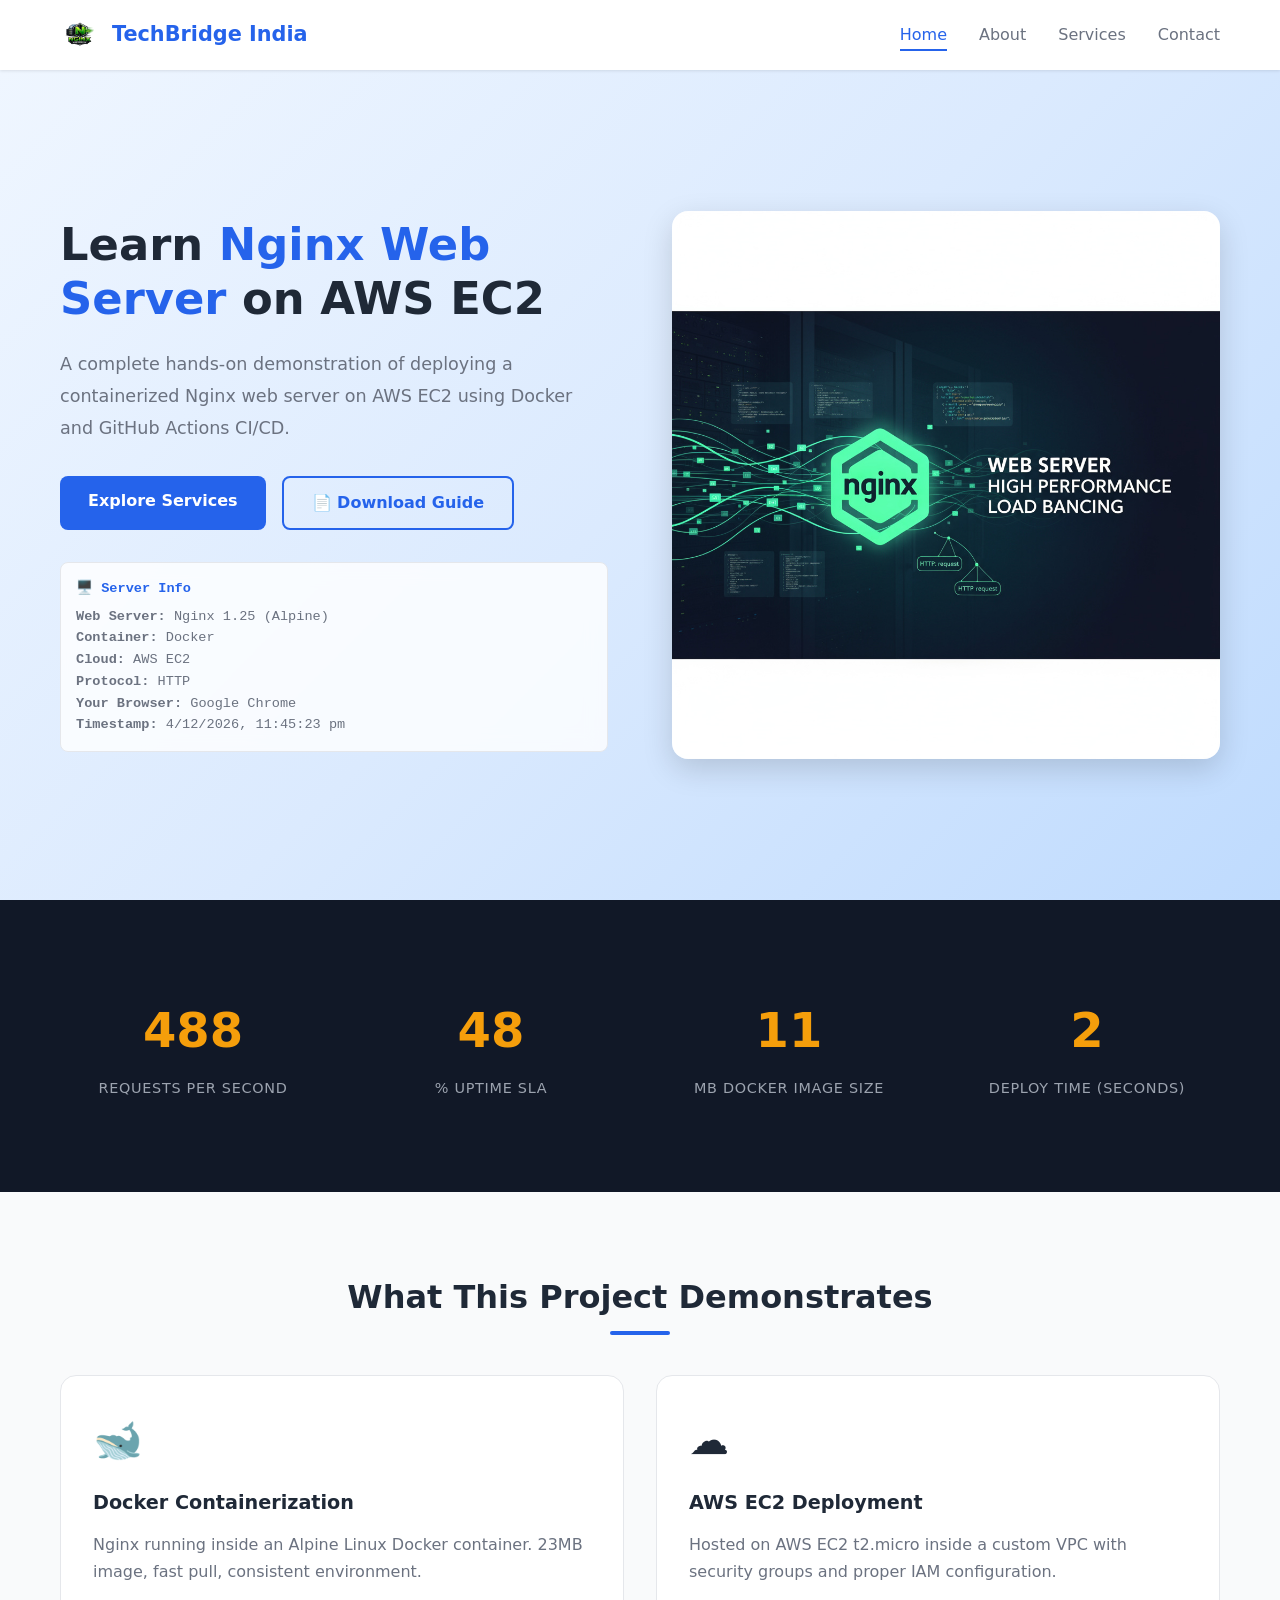
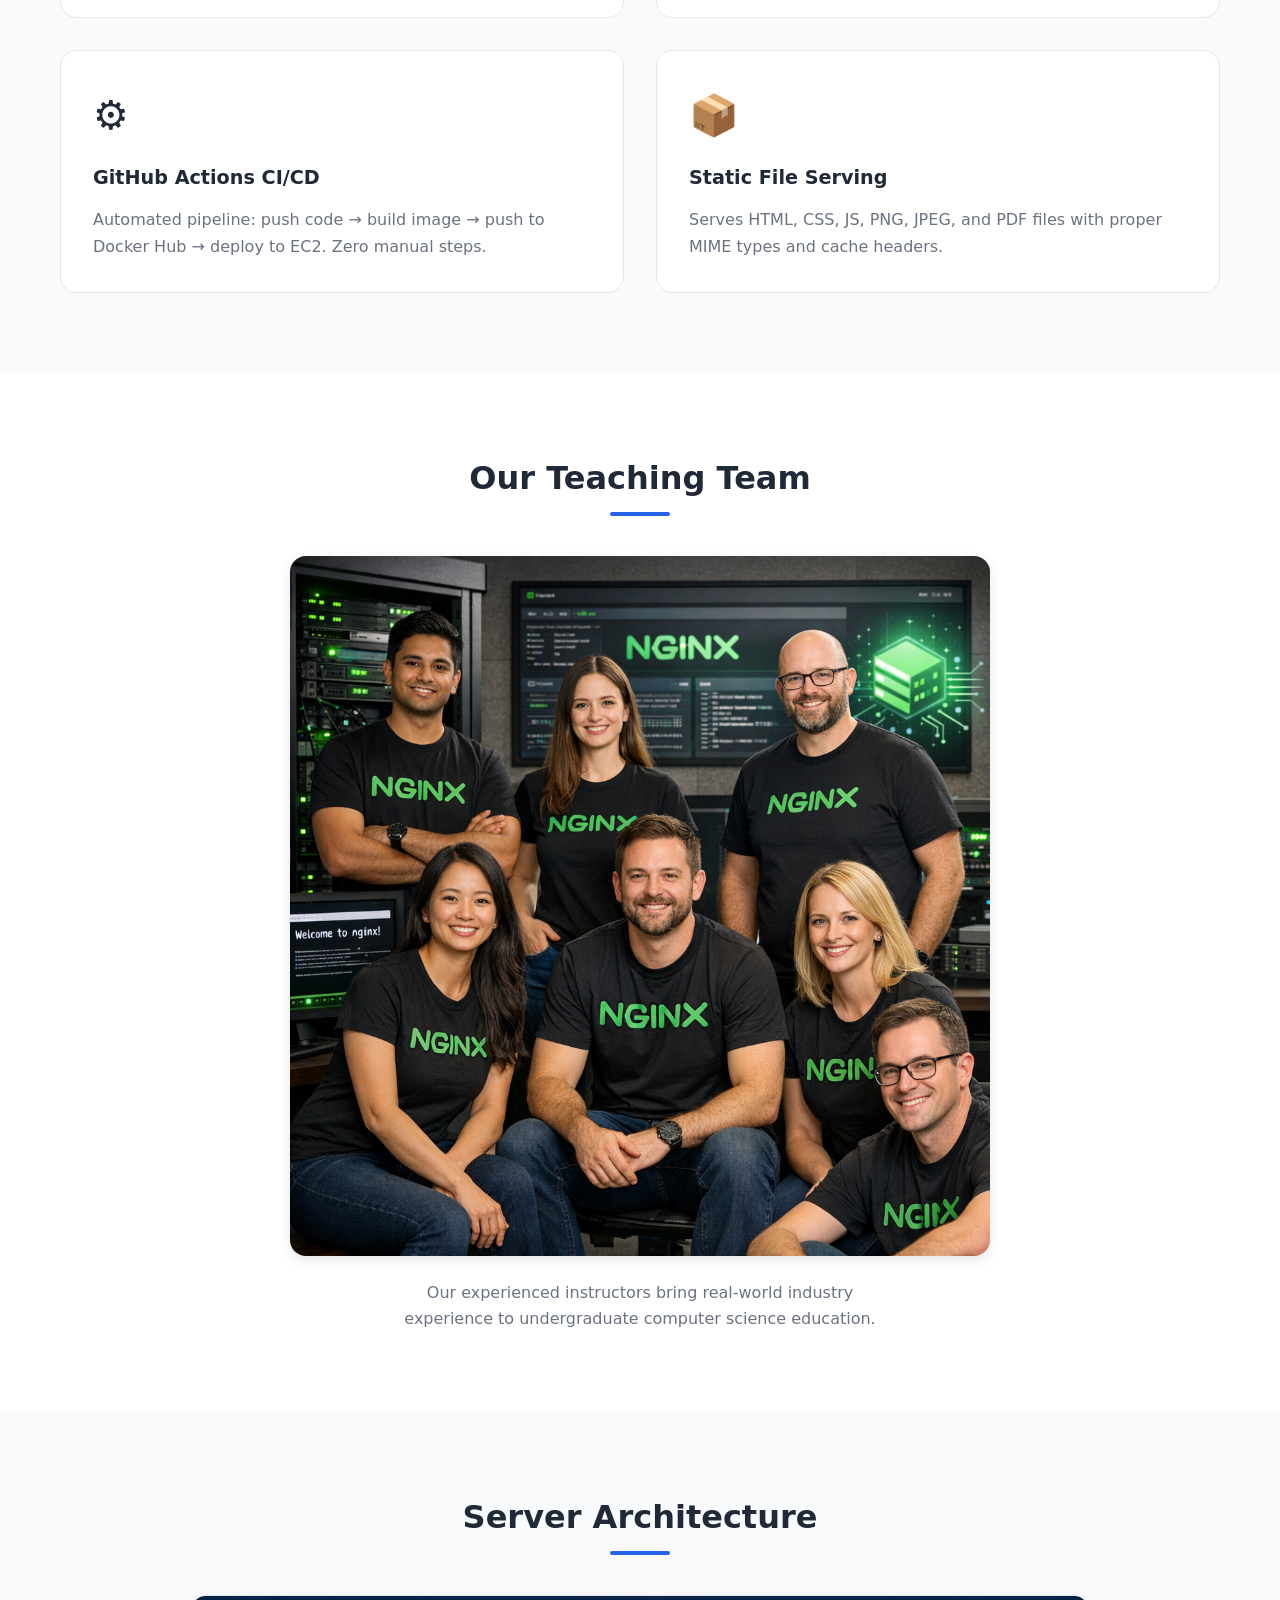
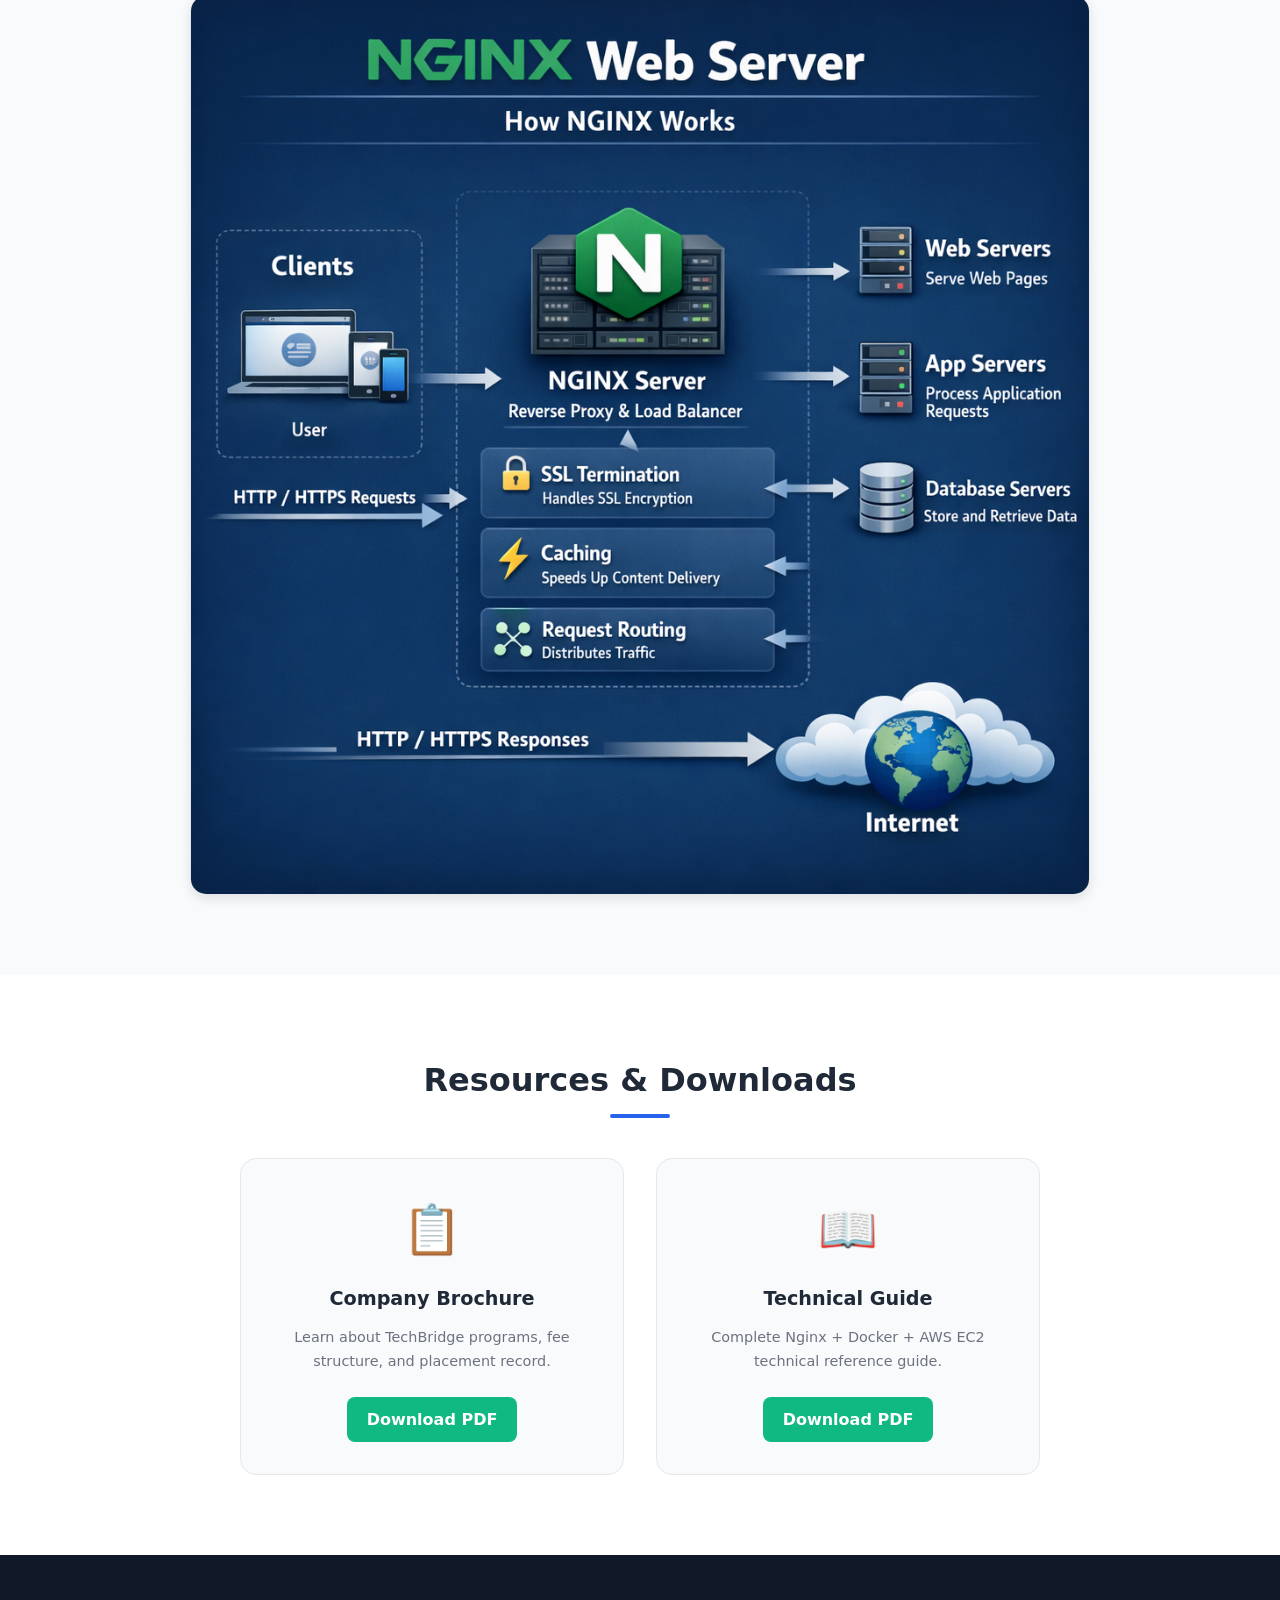
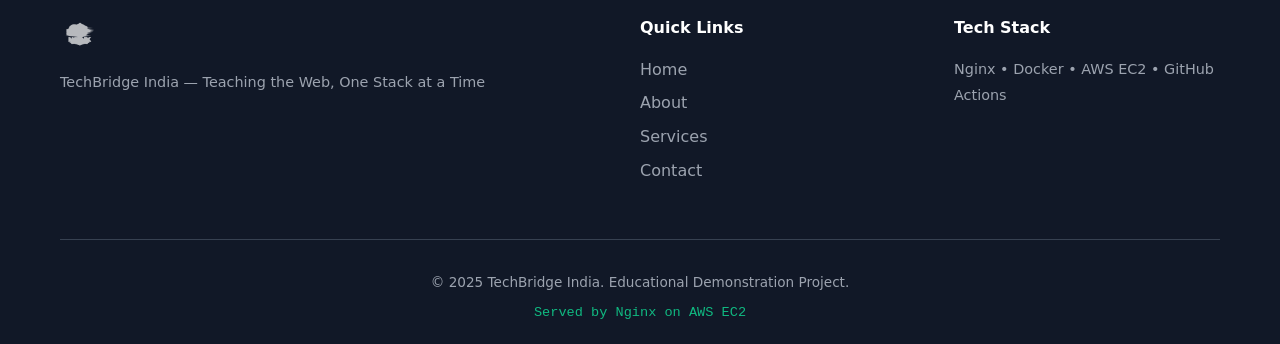
<file: website/index.html>
<!DOCTYPE html>
<html lang="en">
<head>
    <meta charset="UTF-8">
    <meta name="viewport" content="width=device-width, initial-scale=1.0">
    <meta name="description" content="TechBridge India - Full Stack Development Training Institute">
    <title>TechBridge India | Web Server Demo</title>

    <!-- Stylesheets -->
    <link rel="stylesheet" href="./css/style.css">
    <link rel="stylesheet" href="./css/responsive.css">

    <!-- Favicon placeholder -->
    <link rel="icon" type="image/png" href="./images/logo.png">
</head>
<body>

<!-- ── HEADER ── -->
<header class="site-header">
    <nav class="navbar">
        <div class="container">
            <div class="nav-brand">
                <img src="./images/logo.png" alt="TechBridge Logo" class="logo">
                <span class="brand-name">TechBridge India</span>
            </div>
            <ul class="nav-links">
                <li><a href="./index.html" class="active">Home</a></li>
                <li><a href="./about.html">About</a></li>
                <li><a href="./services.html">Services</a></li>
                <li><a href="./contact.html">Contact</a></li>
            </ul>
            <button class="hamburger" id="hamburgerBtn" aria-label="Toggle menu">
                <span></span>
                <span></span>
                <span></span>
            </button>
        </div>
    </nav>
</header>

<!-- ── HERO SECTION ── -->
<section class="hero">
    <div class="container">
        <div class="hero-content">
            <h1 class="hero-title">
                Learn <span class="highlight">Nginx Web Server</span>
                on AWS EC2
            </h1>
            <p class="hero-subtitle">
                A complete hands-on demonstration of deploying a containerized
                Nginx web server on AWS EC2 using Docker and GitHub Actions CI/CD.
            </p>
            <div class="hero-buttons">
                <a href="./services.html" class="btn btn-primary">Explore Services</a>
                <a href="./docs/technical-guide.pdf" class="btn btn-secondary" target="_blank">
                    📄 Download Guide
                </a>
            </div>
            <div class="server-info" id="serverInfo">
                <!-- Filled by JavaScript -->
            </div>
        </div>
        <div class="hero-image">
            <img src="./images/hero-banner.jpeg"
                 alt="Server Architecture Diagram"
                 class="hero-img">
        </div>
    </div>
</section>

<!-- ── STATS SECTION ── -->
<section class="stats-section">
    <div class="container">
        <div class="stats-grid">
            <div class="stat-card">
                <div class="stat-number" data-target="1000">0</div>
                <div class="stat-label">Requests Per Second</div>
            </div>
            <div class="stat-card">
                <div class="stat-number" data-target="99">0</div>
                <div class="stat-label">% Uptime SLA</div>
            </div>
            <div class="stat-card">
                <div class="stat-number" data-target="23">0</div>
                <div class="stat-label">MB Docker Image Size</div>
            </div>
            <div class="stat-card">
                <div class="stat-number" data-target="5">0</div>
                <div class="stat-label">Deploy Time (seconds)</div>
            </div>
        </div>
    </div>
</section>

<!-- ── FEATURES SECTION ── -->
<section class="features-section">
    <div class="container">
        <h2 class="section-title">What This Project Demonstrates</h2>
        <div class="features-grid">
            <div class="feature-card">
                <div class="feature-icon">🐋</div>
                <h3>Docker Containerization</h3>
                <p>Nginx running inside an Alpine Linux Docker container.
                    23MB image, fast pull, consistent environment.</p>
            </div>
            <div class="feature-card">
                <div class="feature-icon">☁️</div>
                <h3>AWS EC2 Deployment</h3>
                <p>Hosted on AWS EC2 t2.micro inside a custom VPC
                    with security groups and proper IAM configuration.</p>
            </div>
            <div class="feature-card">
                <div class="feature-icon">⚙️</div>
                <h3>GitHub Actions CI/CD</h3>
                <p>Automated pipeline: push code → build image →
                    push to Docker Hub → deploy to EC2. Zero manual steps.</p>
            </div>
            <div class="feature-card">
                <div class="feature-icon">📦</div>
                <h3>Static File Serving</h3>
                <p>Serves HTML, CSS, JS, PNG, JPEG, and PDF files
                    with proper MIME types and cache headers.</p>
            </div>
        </div>
    </div>
</section>

<!-- ── TEAM PHOTO SECTION ── -->
<section class="team-section">
    <div class="container">
        <h2 class="section-title">Our Teaching Team</h2>
        <div class="team-photo-container">
            <img src="./images/team-photo.png"
                 alt="TechBridge Teaching Team"
                 class="team-photo">
            <p class="team-caption">
                Our experienced instructors bring real-world industry experience
                to undergraduate computer science education.
            </p>
        </div>
    </div>
</section>

<!-- ── ARCHITECTURE SECTION ── -->
<section class="arch-section">
    <div class="container">
        <h2 class="section-title">Server Architecture</h2>
        <img src="./images/server-diagram.png"
             alt="Nginx on AWS EC2 Architecture Diagram"
             class="arch-diagram">
    </div>
</section>

<!-- ── DOWNLOADS SECTION ── -->
<section class="downloads-section">
    <div class="container">
        <h2 class="section-title">Resources &amp; Downloads</h2>
        <div class="download-cards">
            <div class="download-card">
                <div class="download-icon">📋</div>
                <h3>Company Brochure</h3>
                <p>Learn about TechBridge programs, fee structure, and placement record.</p>
                <a href="./docs/company-brochure.pdf" class="btn btn-download" target="_blank">
                    Download PDF
                </a>
            </div>
            <div class="download-card">
                <div class="download-icon">📖</div>
                <h3>Technical Guide</h3>
                <p>Complete Nginx + Docker + AWS EC2 technical reference guide.</p>
                <a href="./docs/technical-guide.pdf" class="btn btn-download" target="_blank">
                    Download PDF
                </a>
            </div>
        </div>
    </div>
</section>

<!-- ── FOOTER ── -->
<footer class="site-footer">
    <div class="container">
        <div class="footer-content">
            <div class="footer-brand">
                <img src="./images/logo.png" alt="Logo" class="footer-logo">
                <p>TechBridge India — Teaching the Web, One Stack at a Time</p>
            </div>
            <div class="footer-links">
                <h4>Quick Links</h4>
                <ul>
                    <li><a href="./index.html">Home</a></li>
                    <li><a href="./about.html">About</a></li>
                    <li><a href="./services.html">Services</a></li>
                    <li><a href="./contact.html">Contact</a></li>
                </ul>
            </div>
            <div class="footer-tech">
                <h4>Tech Stack</h4>
                <p>Nginx • Docker • AWS EC2 • GitHub Actions</p>
            </div>
        </div>
        <div class="footer-bottom">
            <p>&copy; 2025 TechBridge India. Educational Demonstration Project.</p>
            <p class="server-credit">Served by Nginx on AWS EC2</p>
        </div>
    </div>
</footer>

<!-- JavaScript -->
<script src="./js/main.js"></script>
</body>
</html>
</file>
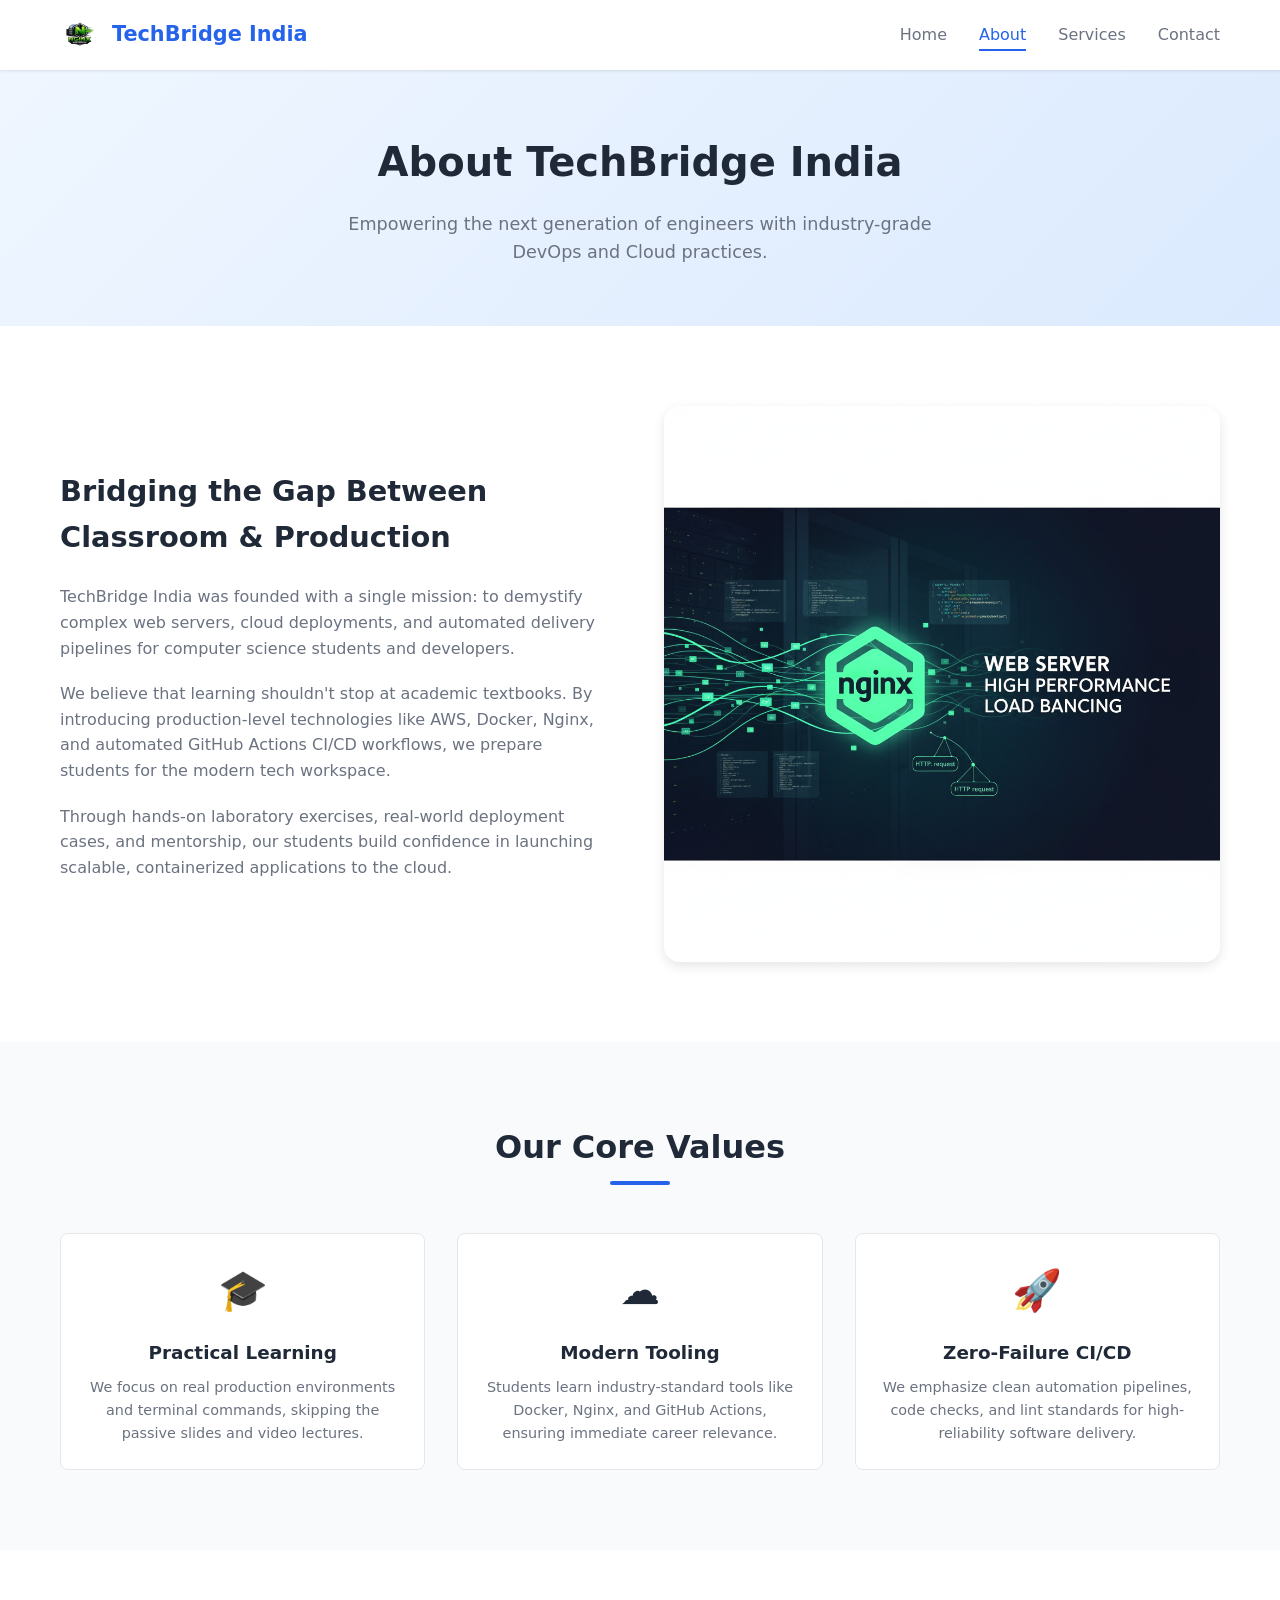
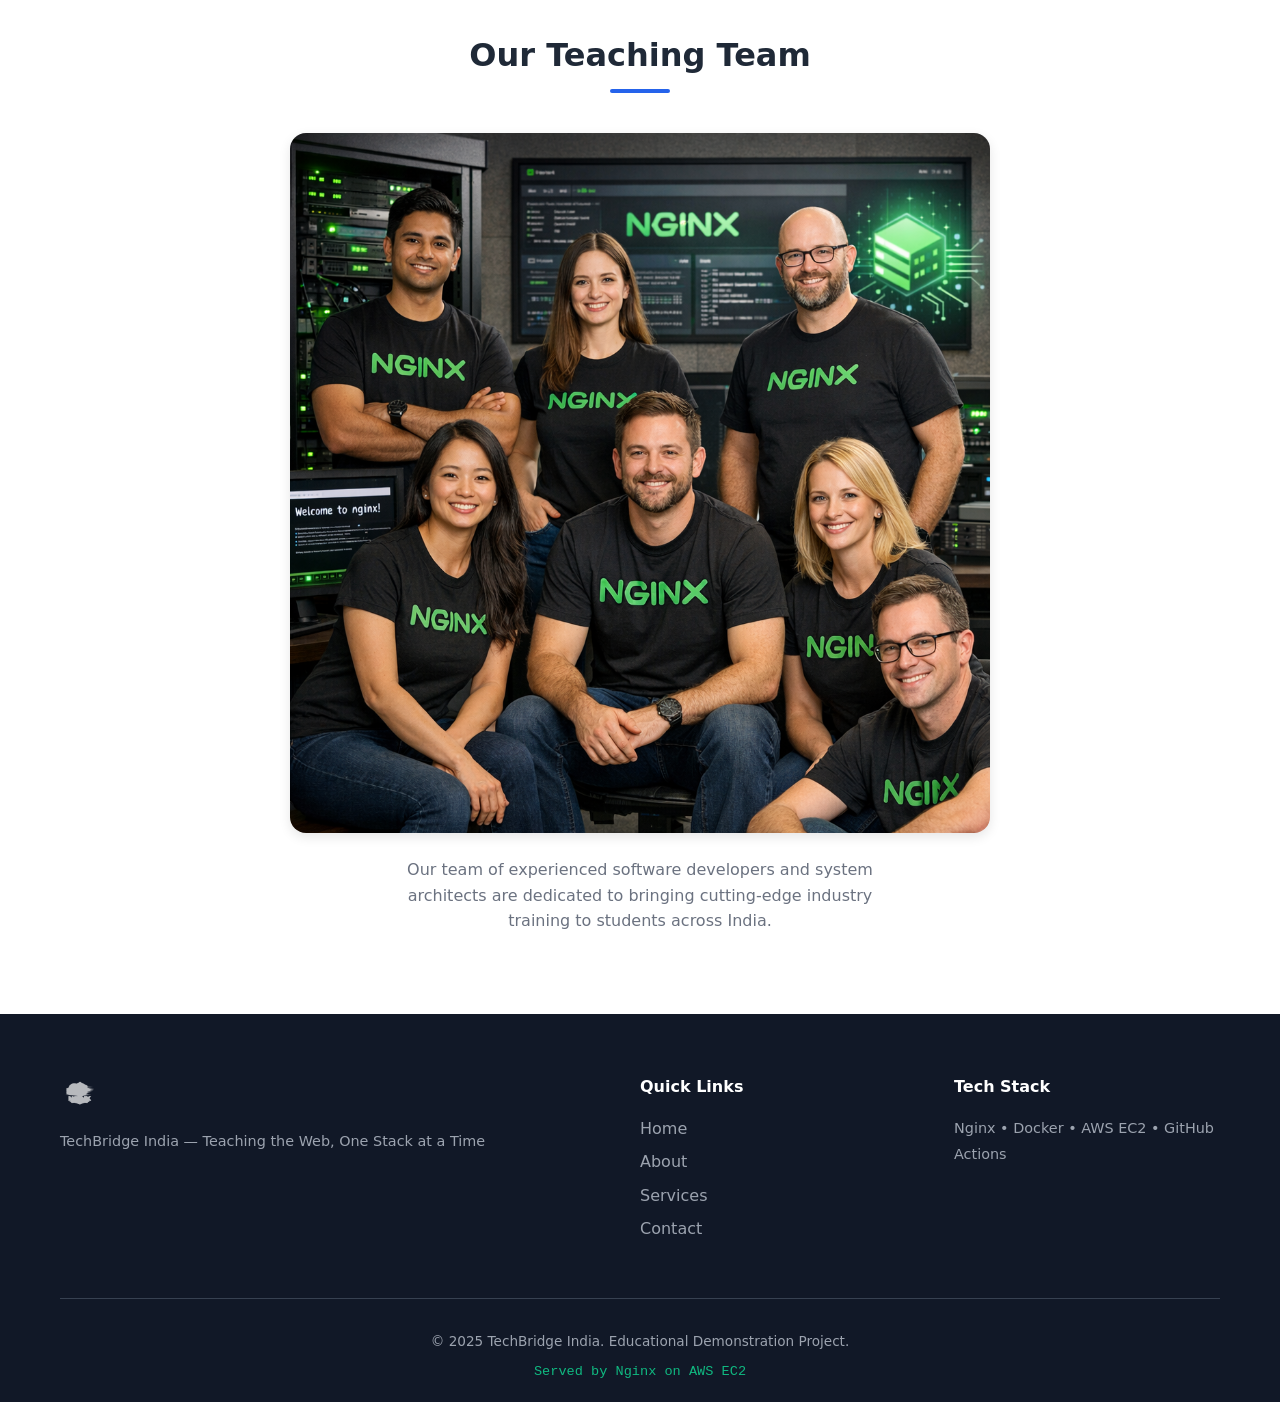
<file: website/about.html>
<!DOCTYPE html>
<html lang="en">
<head>
    <meta charset="UTF-8">
    <meta name="viewport" content="width=device-width, initial-scale=1.0">
    <meta name="description" content="Learn more about TechBridge India - our story, vision, core values, and teaching team.">
    <title>About Us | TechBridge India</title>

    <!-- Stylesheets -->
    <link rel="stylesheet" href="./css/style.css">
    <link rel="stylesheet" href="./css/responsive.css">

    <!-- Favicon -->
    <link rel="icon" type="image/png" href="./images/logo.png">
</head>
<body>

<!-- ── HEADER ── -->
<header class="site-header">
    <nav class="navbar">
        <div class="container">
            <div class="nav-brand">
                <img src="./images/logo.png" alt="TechBridge Logo" class="logo">
                <span class="brand-name">TechBridge India</span>
            </div>
            <ul class="nav-links">
                <li><a href="./index.html">Home</a></li>
                <li><a href="./about.html" class="active">About</a></li>
                <li><a href="./services.html">Services</a></li>
                <li><a href="./contact.html">Contact</a></li>
            </ul>
            <button class="hamburger" id="hamburgerBtn" aria-label="Toggle menu">
                <span></span>
                <span></span>
                <span></span>
            </button>
        </div>
    </nav>
</header>

<!-- ── PAGE HERO ── -->
<section class="page-hero">
    <div class="container">
        <h1>About TechBridge India</h1>
        <p>Empowering the next generation of engineers with industry-grade DevOps and Cloud practices.</p>
    </div>
</section>

<!-- ── STORY SECTION ── -->
<section class="page-section">
    <div class="container">
        <div class="about-grid">
            <div class="about-text">
                <h2>Bridging the Gap Between Classroom &amp; Production</h2>
                <p>TechBridge India was founded with a single mission: to demystify complex web servers, cloud deployments, and automated delivery pipelines for computer science students and developers.</p>
                <p>We believe that learning shouldn't stop at academic textbooks. By introducing production-level technologies like AWS, Docker, Nginx, and automated GitHub Actions CI/CD workflows, we prepare students for the modern tech workspace.</p>
                <p>Through hands-on laboratory exercises, real-world deployment cases, and mentorship, our students build confidence in launching scalable, containerized applications to the cloud.</p>
            </div>
            <div class="about-image">
                <img src="./images/hero-banner.jpeg" alt="Hands-on DevOps Training" style="border-radius: var(--border-radius-lg); box-shadow: var(--shadow-md); width: 100%;">
            </div>
        </div>
    </div>
</section>

<!-- ── CORE VALUES SECTION ── -->
<section class="page-section bg-light">
    <div class="container">
        <h2 class="section-title">Our Core Values</h2>
        <div class="values-grid">
            <div class="value-card">
                <div class="value-icon">🎓</div>
                <h3>Practical Learning</h3>
                <p>We focus on real production environments and terminal commands, skipping the passive slides and video lectures.</p>
            </div>
            <div class="value-card">
                <div class="value-icon">☁️</div>
                <h3>Modern Tooling</h3>
                <p>Students learn industry-standard tools like Docker, Nginx, and GitHub Actions, ensuring immediate career relevance.</p>
            </div>
            <div class="value-card">
                <div class="value-icon">🚀</div>
                <h3>Zero-Failure CI/CD</h3>
                <p>We emphasize clean automation pipelines, code checks, and lint standards for high-reliability software delivery.</p>
            </div>
        </div>
    </div>
</section>

<!-- ── TEACHING TEAM SECTION ── -->
<section class="team-section">
    <div class="container">
        <h2 class="section-title">Our Teaching Team</h2>
        <div class="team-photo-container">
            <img src="./images/team-photo.png" alt="TechBridge Teaching Team" class="team-photo">
            <p class="team-caption">
                Our team of experienced software developers and system architects are dedicated to bringing cutting-edge industry training to students across India.
            </p>
        </div>
    </div>
</section>

<!-- ── FOOTER ── -->
<footer class="site-footer">
    <div class="container">
        <div class="footer-content">
            <div class="footer-brand">
                <img src="./images/logo.png" alt="Logo" class="footer-logo">
                <p>TechBridge India — Teaching the Web, One Stack at a Time</p>
            </div>
            <div class="footer-links">
                <h4>Quick Links</h4>
                <ul>
                    <li><a href="./index.html">Home</a></li>
                    <li><a href="./about.html">About</a></li>
                    <li><a href="./services.html">Services</a></li>
                    <li><a href="./contact.html">Contact</a></li>
                </ul>
            </div>
            <div class="footer-tech">
                <h4>Tech Stack</h4>
                <p>Nginx • Docker • AWS EC2 • GitHub Actions</p>
            </div>
        </div>
        <div class="footer-bottom">
            <p>&copy; 2025 TechBridge India. Educational Demonstration Project.</p>
            <p class="server-credit">Served by Nginx on AWS EC2</p>
        </div>
    </div>
</footer>

<!-- JavaScript -->
<script src="./js/main.js"></script>
</body>
</html>
</file>
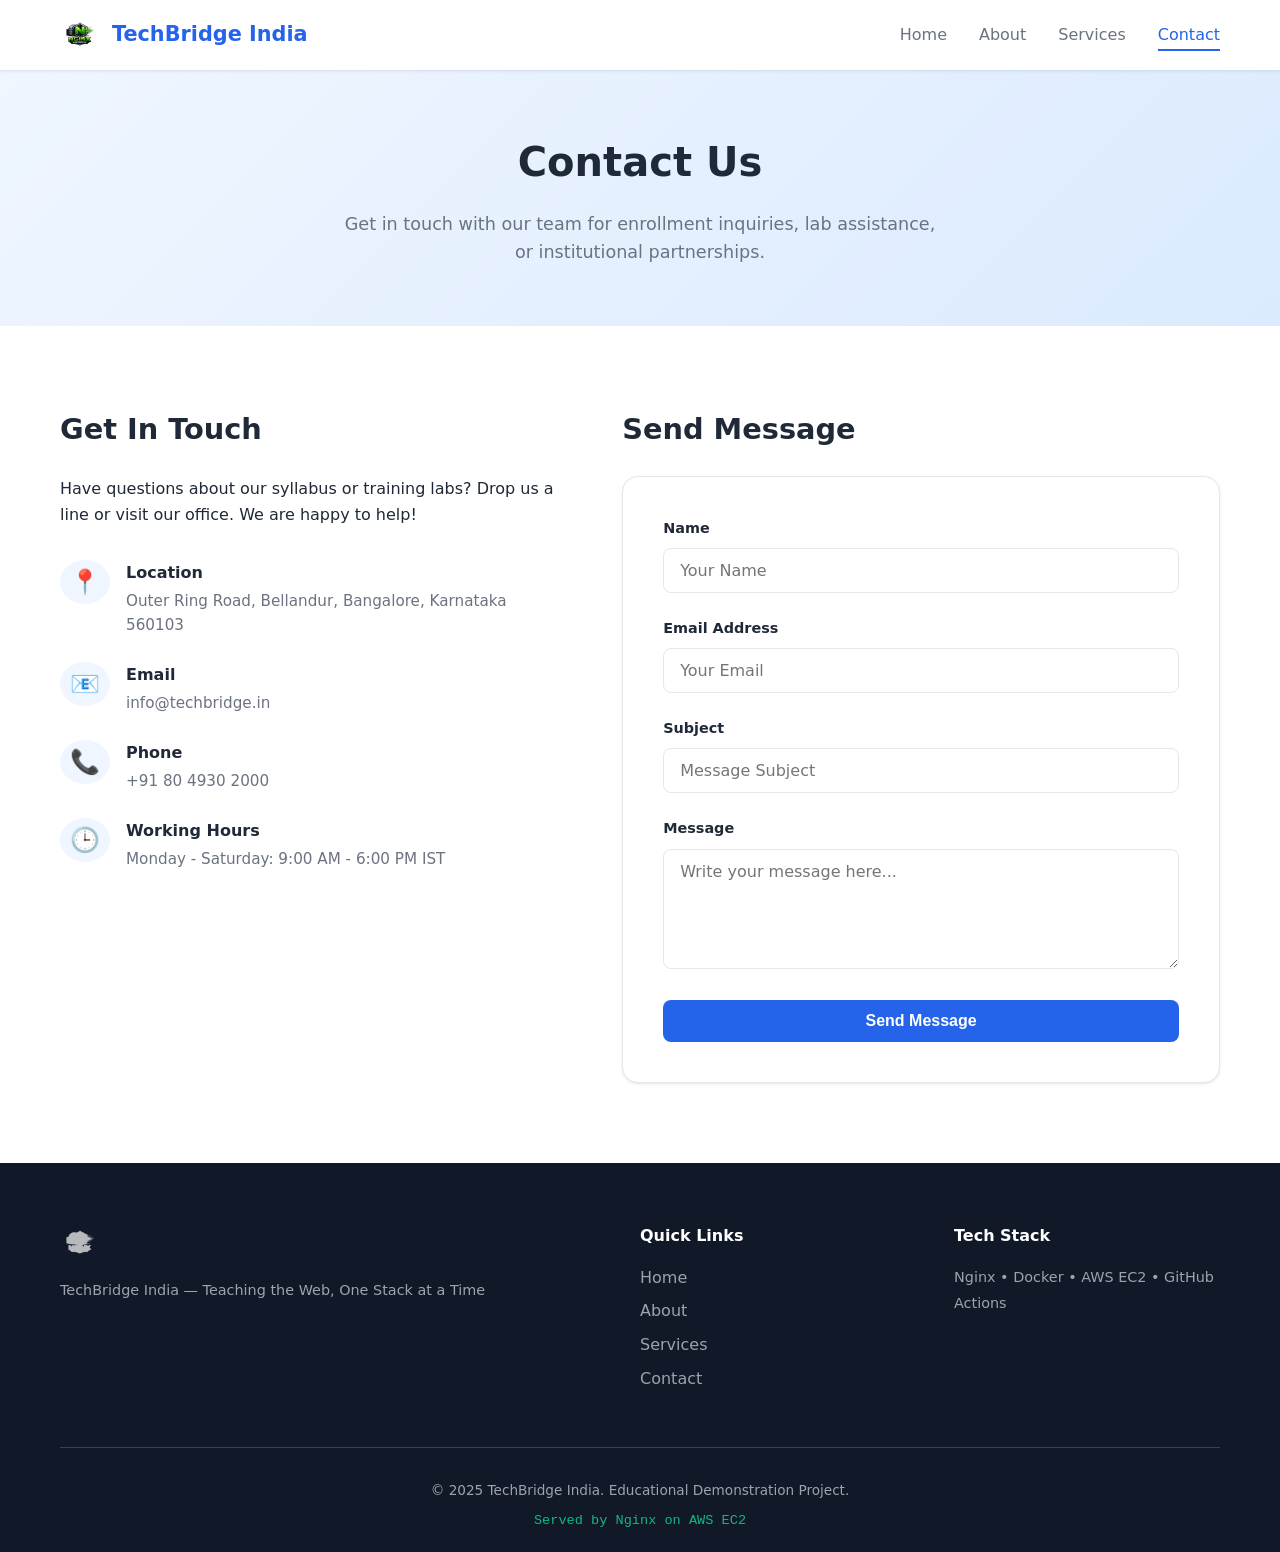
<file: website/contact.html>
<!DOCTYPE html>
<html lang="en">
<head>
    <meta charset="UTF-8">
    <meta name="viewport" content="width=device-width, initial-scale=1.0">
    <meta name="description" content="Contact TechBridge India - reach out for course admissions, lab help, and support.">
    <title>Contact Us | TechBridge India</title>

    <!-- Stylesheets -->
    <link rel="stylesheet" href="./css/style.css">
    <link rel="stylesheet" href="./css/responsive.css">

    <!-- Favicon -->
    <link rel="icon" type="image/png" href="./images/logo.png">
</head>
<body>

<!-- ── HEADER ── -->
<header class="site-header">
    <nav class="navbar">
        <div class="container">
            <div class="nav-brand">
                <img src="./images/logo.png" alt="TechBridge Logo" class="logo">
                <span class="brand-name">TechBridge India</span>
            </div>
            <ul class="nav-links">
                <li><a href="./index.html">Home</a></li>
                <li><a href="./about.html">About</a></li>
                <li><a href="./services.html">Services</a></li>
                <li><a href="./contact.html" class="active">Contact</a></li>
            </ul>
            <button class="hamburger" id="hamburgerBtn" aria-label="Toggle menu">
                <span></span>
                <span></span>
                <span></span>
            </button>
        </div>
    </nav>
</header>

<!-- ── PAGE HERO ── -->
<section class="page-hero">
    <div class="container">
        <h1>Contact Us</h1>
        <p>Get in touch with our team for enrollment inquiries, lab assistance, or institutional partnerships.</p>
    </div>
</section>

<!-- ── CONTACT SECTION ── -->
<section class="page-section">
    <div class="container">
        <div class="contact-grid">
            
            <!-- Left Column: Info -->
            <div class="contact-info-section">
                <h2>Get In Touch</h2>
                <p>Have questions about our syllabus or training labs? Drop us a line or visit our office. We are happy to help!</p>
                
                <div class="contact-info-list">
                    
                    <div class="contact-info-item">
                        <div class="contact-info-icon">📍</div>
                        <div class="contact-info-text">
                            <h4>Location</h4>
                            <p>Outer Ring Road, Bellandur, Bangalore, Karnataka 560103</p>
                        </div>
                    </div>

                    <div class="contact-info-item">
                        <div class="contact-info-icon">📧</div>
                        <div class="contact-info-text">
                            <h4>Email</h4>
                            <p>info@techbridge.in</p>
                        </div>
                    </div>

                    <div class="contact-info-item">
                        <div class="contact-info-icon">📞</div>
                        <div class="contact-info-text">
                            <h4>Phone</h4>
                            <p>+91 80 4930 2000</p>
                        </div>
                    </div>

                    <div class="contact-info-item">
                        <div class="contact-info-icon">🕒</div>
                        <div class="contact-info-text">
                            <h4>Working Hours</h4>
                            <p>Monday - Saturday: 9:00 AM - 6:00 PM IST</p>
                        </div>
                    </div>

                </div>
            </div>

            <!-- Right Column: Form -->
            <div class="contact-form-section">
                <h2>Send Message</h2>
                <form class="contact-form" action="#" method="POST" id="contactForm">
                    <div class="form-group">
                        <label for="name">Name</label>
                        <input type="text" id="name" name="name" class="form-control" placeholder="Your Name" data-label="Name" required>
                    </div>
                    <div class="form-group">
                        <label for="email">Email Address</label>
                        <input type="email" id="email" name="email" class="form-control" placeholder="Your Email" data-label="Email" required>
                    </div>
                    <div class="form-group">
                        <label for="subject">Subject</label>
                        <input type="text" id="subject" name="subject" class="form-control" placeholder="Message Subject" data-label="Subject" required>
                    </div>
                    <div class="form-group">
                        <label for="message">Message</label>
                        <textarea id="message" name="message" class="form-control" placeholder="Write your message here..." data-label="Message" required></textarea>
                    </div>
                    <button type="submit" class="btn btn-primary btn-block">Send Message</button>
                </form>
            </div>

        </div>
    </div>
</section>

<!-- ── FOOTER ── -->
<footer class="site-footer">
    <div class="container">
        <div class="footer-content">
            <div class="footer-brand">
                <img src="./images/logo.png" alt="Logo" class="footer-logo">
                <p>TechBridge India — Teaching the Web, One Stack at a Time</p>
            </div>
            <div class="footer-links">
                <h4>Quick Links</h4>
                <ul>
                    <li><a href="./index.html">Home</a></li>
                    <li><a href="./about.html">About</a></li>
                    <li><a href="./services.html">Services</a></li>
                    <li><a href="./contact.html">Contact</a></li>
                </ul>
            </div>
            <div class="footer-tech">
                <h4>Tech Stack</h4>
                <p>Nginx • Docker • AWS EC2 • GitHub Actions</p>
            </div>
        </div>
        <div class="footer-bottom">
            <p>&copy; 2025 TechBridge India. Educational Demonstration Project.</p>
            <p class="server-credit">Served by Nginx on AWS EC2</p>
        </div>
    </div>
</footer>

<!-- JavaScript -->
<script src="./js/main.js"></script>
<script src="./js/form-validator.js"></script>
</body>
</html>
</file>
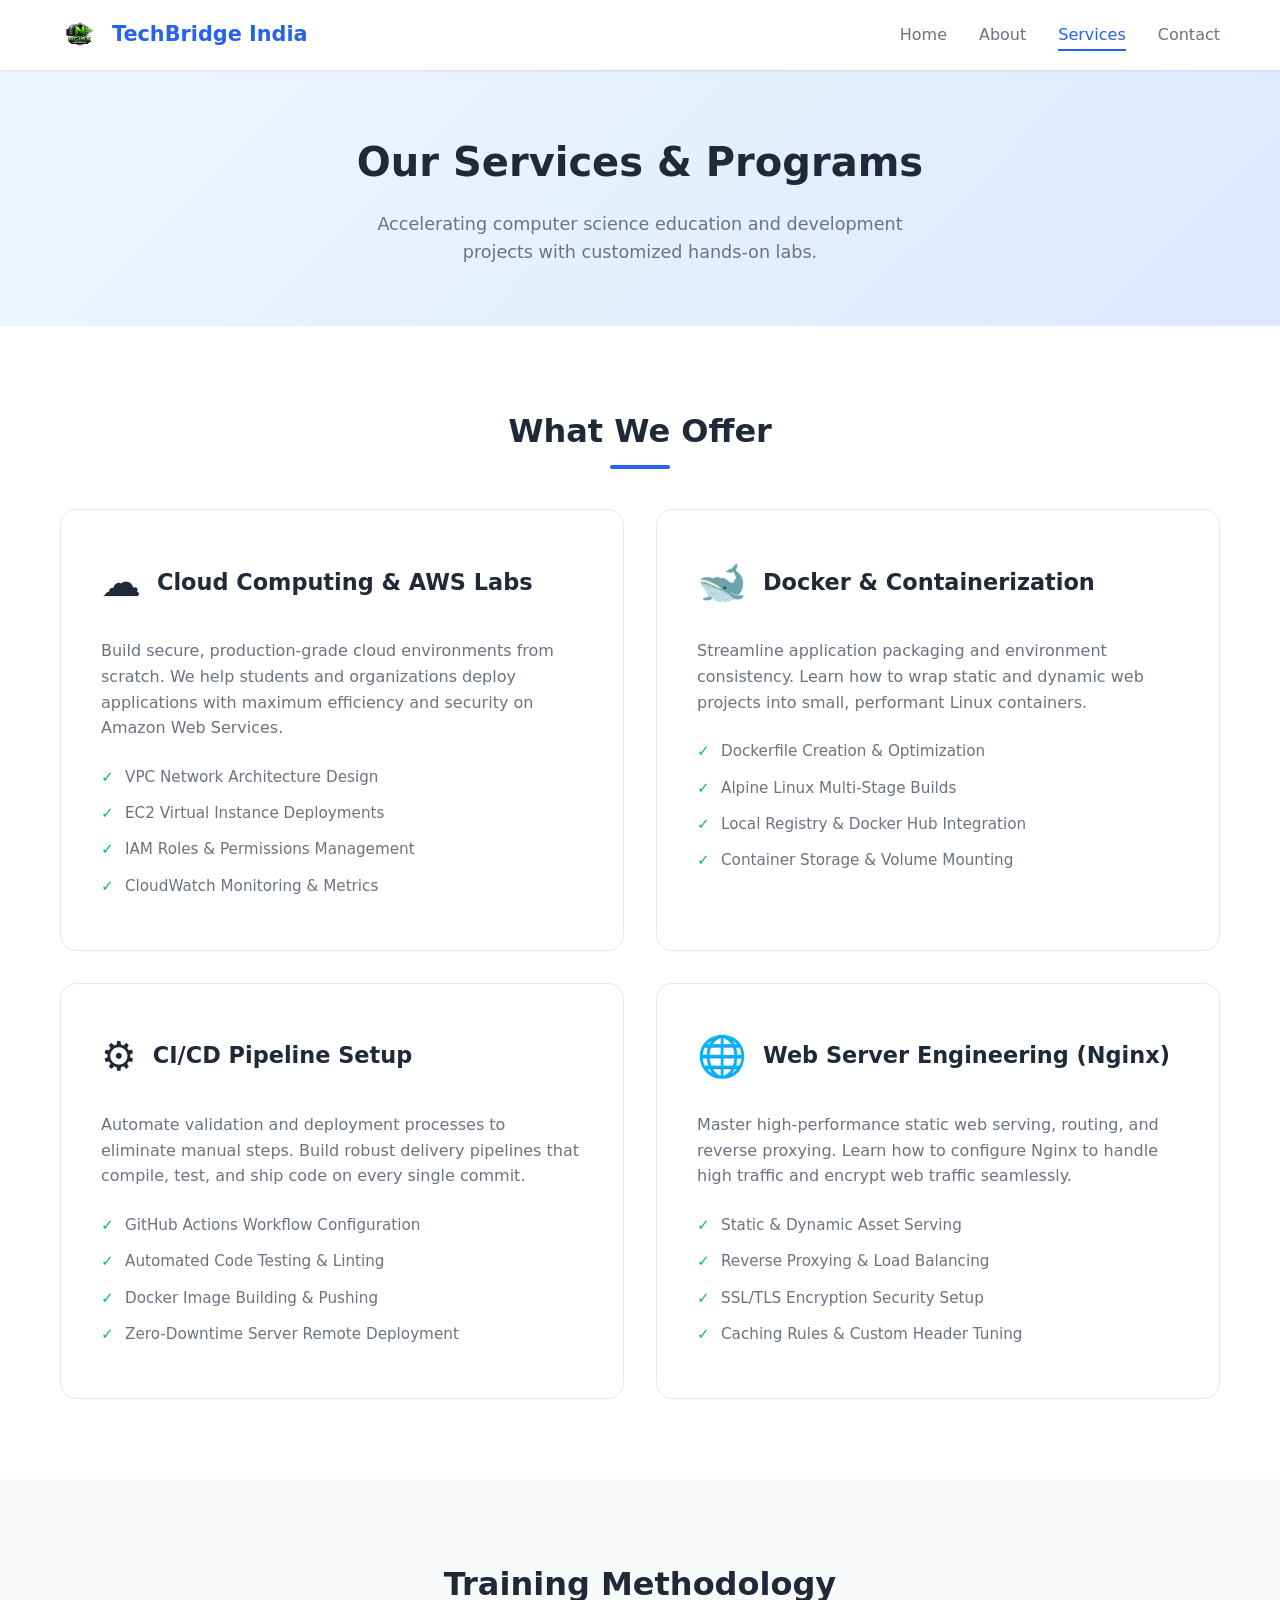
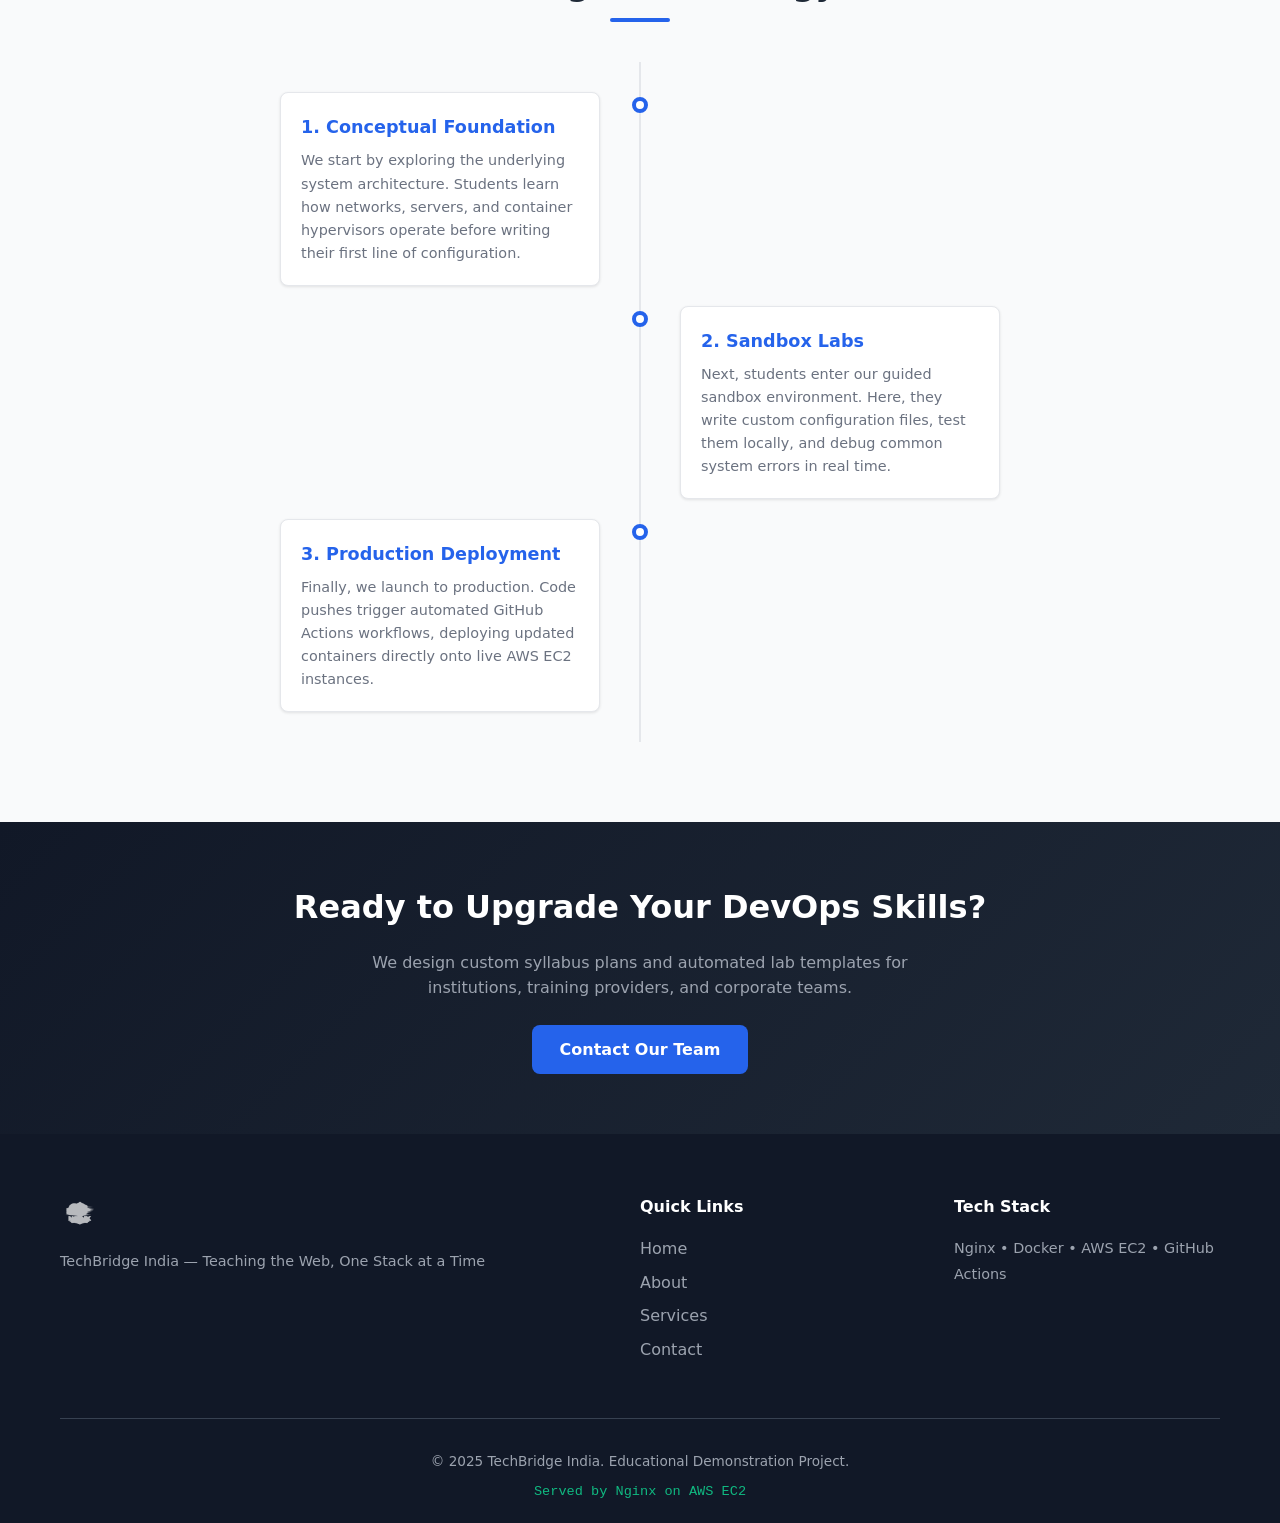
<file: website/services.html>
<!DOCTYPE html>
<html lang="en">
<head>
    <meta charset="UTF-8">
    <meta name="viewport" content="width=device-width, initial-scale=1.0">
    <meta name="description" content="Discover the cloud computing, containerization, and DevOps training services offered by TechBridge India.">
    <title>Our Services | TechBridge India</title>

    <!-- Stylesheets -->
    <link rel="stylesheet" href="./css/style.css">
    <link rel="stylesheet" href="./css/responsive.css">

    <!-- Favicon -->
    <link rel="icon" type="image/png" href="./images/logo.png">
</head>
<body>

<!-- ── HEADER ── -->
<header class="site-header">
    <nav class="navbar">
        <div class="container">
            <div class="nav-brand">
                <img src="./images/logo.png" alt="TechBridge Logo" class="logo">
                <span class="brand-name">TechBridge India</span>
            </div>
            <ul class="nav-links">
                <li><a href="./index.html">Home</a></li>
                <li><a href="./about.html">About</a></li>
                <li><a href="./services.html" class="active">Services</a></li>
                <li><a href="./contact.html">Contact</a></li>
            </ul>
            <button class="hamburger" id="hamburgerBtn" aria-label="Toggle menu">
                <span></span>
                <span></span>
                <span></span>
            </button>
        </div>
    </nav>
</header>

<!-- ── PAGE HERO ── -->
<section class="page-hero">
    <div class="container">
        <h1>Our Services &amp; Programs</h1>
        <p>Accelerating computer science education and development projects with customized hands-on labs.</p>
    </div>
</section>

<!-- ── SERVICES CATALOG ── -->
<section class="page-section">
    <div class="container">
        <h2 class="section-title">What We Offer</h2>
        <div class="services-catalog">
            
            <!-- Service 1 -->
            <div class="service-detail-card">
                <div class="service-header">
                    <span class="service-header-icon">☁️</span>
                    <h3>Cloud Computing &amp; AWS Labs</h3>
                </div>
                <p>Build secure, production-grade cloud environments from scratch. We help students and organizations deploy applications with maximum efficiency and security on Amazon Web Services.</p>
                <ul class="service-features-list">
                    <li>VPC Network Architecture Design</li>
                    <li>EC2 Virtual Instance Deployments</li>
                    <li>IAM Roles &amp; Permissions Management</li>
                    <li>CloudWatch Monitoring &amp; Metrics</li>
                </ul>
            </div>

            <!-- Service 2 -->
            <div class="service-detail-card">
                <div class="service-header">
                    <span class="service-header-icon">🐋</span>
                    <h3>Docker &amp; Containerization</h3>
                </div>
                <p>Streamline application packaging and environment consistency. Learn how to wrap static and dynamic web projects into small, performant Linux containers.</p>
                <ul class="service-features-list">
                    <li>Dockerfile Creation &amp; Optimization</li>
                    <li>Alpine Linux Multi-Stage Builds</li>
                    <li>Local Registry &amp; Docker Hub Integration</li>
                    <li>Container Storage &amp; Volume Mounting</li>
                </ul>
            </div>

            <!-- Service 3 -->
            <div class="service-detail-card">
                <div class="service-header">
                    <span class="service-header-icon">⚙️</span>
                    <h3>CI/CD Pipeline Setup</h3>
                </div>
                <p>Automate validation and deployment processes to eliminate manual steps. Build robust delivery pipelines that compile, test, and ship code on every single commit.</p>
                <ul class="service-features-list">
                    <li>GitHub Actions Workflow Configuration</li>
                    <li>Automated Code Testing &amp; Linting</li>
                    <li>Docker Image Building &amp; Pushing</li>
                    <li>Zero-Downtime Server Remote Deployment</li>
                </ul>
            </div>

            <!-- Service 4 -->
            <div class="service-detail-card">
                <div class="service-header">
                    <span class="service-header-icon">🌐</span>
                    <h3>Web Server Engineering (Nginx)</h3>
                </div>
                <p>Master high-performance static web serving, routing, and reverse proxying. Learn how to configure Nginx to handle high traffic and encrypt web traffic seamlessly.</p>
                <ul class="service-features-list">
                    <li>Static &amp; Dynamic Asset Serving</li>
                    <li>Reverse Proxying &amp; Load Balancing</li>
                    <li>SSL/TLS Encryption Security Setup</li>
                    <li>Caching Rules &amp; Custom Header Tuning</li>
                </ul>
            </div>

        </div>
    </div>
</section>

<!-- ── METHODOLOGY TIMELINE ── -->
<section class="timeline-section">
    <div class="container">
        <h2 class="section-title">Training Methodology</h2>
        <div class="timeline">
            
            <!-- Item 1 -->
            <div class="timeline-item left-item">
                <div class="timeline-content">
                    <h3>1. Conceptual Foundation</h3>
                    <p>We start by exploring the underlying system architecture. Students learn how networks, servers, and container hypervisors operate before writing their first line of configuration.</p>
                </div>
            </div>

            <!-- Item 2 -->
            <div class="timeline-item right-item">
                <div class="timeline-content">
                    <h3>2. Sandbox Labs</h3>
                    <p>Next, students enter our guided sandbox environment. Here, they write custom configuration files, test them locally, and debug common system errors in real time.</p>
                </div>
            </div>

            <!-- Item 3 -->
            <div class="timeline-item left-item">
                <div class="timeline-content">
                    <h3>3. Production Deployment</h3>
                    <p>Finally, we launch to production. Code pushes trigger automated GitHub Actions workflows, deploying updated containers directly onto live AWS EC2 instances.</p>
                </div>
            </div>

        </div>
    </div>
</section>

<!-- ── CALL TO ACTION ── -->
<section class="cta-section">
    <div class="container">
        <h2>Ready to Upgrade Your DevOps Skills?</h2>
        <p>We design custom syllabus plans and automated lab templates for institutions, training providers, and corporate teams.</p>
        <a href="./contact.html" class="btn btn-primary">Contact Our Team</a>
    </div>
</section>

<!-- ── FOOTER ── -->
<footer class="site-footer">
    <div class="container">
        <div class="footer-content">
            <div class="footer-brand">
                <img src="./images/logo.png" alt="Logo" class="footer-logo">
                <p>TechBridge India — Teaching the Web, One Stack at a Time</p>
            </div>
            <div class="footer-links">
                <h4>Quick Links</h4>
                <ul>
                    <li><a href="./index.html">Home</a></li>
                    <li><a href="./about.html">About</a></li>
                    <li><a href="./services.html">Services</a></li>
                    <li><a href="./contact.html">Contact</a></li>
                </ul>
            </div>
            <div class="footer-tech">
                <h4>Tech Stack</h4>
                <p>Nginx • Docker • AWS EC2 • GitHub Actions</p>
            </div>
        </div>
        <div class="footer-bottom">
            <p>&copy; 2025 TechBridge India. Educational Demonstration Project.</p>
            <p class="server-credit">Served by Nginx on AWS EC2</p>
        </div>
    </div>
</footer>

<!-- JavaScript -->
<script src="./js/main.js"></script>
</body>
</html>
</file>
<file: website/css/style.css>
/* ============================================================
   style.css - Main Stylesheet
   TechBridge India - Nginx Web Server Demo
   ============================================================ */

/* ── CSS Custom Properties (Variables) ── */
:root {
    --primary-color: #2563eb;
    --primary-dark: #1d4ed8;
    --secondary-color: #10b981;
    --accent-color: #f59e0b;
    --danger-color: #ef4444;

    --text-primary: #1f2937;
    --text-secondary: #6b7280;
    --text-light: #9ca3af;

    --bg-primary: #ffffff;
    --bg-secondary: #f9fafb;
    --bg-dark: #111827;

    --border-color: #e5e7eb;
    --border-radius: 8px;
    --border-radius-lg: 16px;

    --shadow-sm: 0 1px 3px rgba(0, 0, 0, 0.1);
    --shadow-md: 0 4px 12px rgba(0, 0, 0, 0.1);
    --shadow-lg: 0 10px 30px rgba(0, 0, 0, 0.15);

    --font-family: 'Segoe UI', system-ui, -apple-system, sans-serif;
    --font-mono: 'Courier New', 'Consolas', monospace;

    --transition: all 0.3s ease;

    --container-width: 1200px;
    --container-padding: 0 20px;
}

/* ── RESET & BASE STYLES ── */
*, *::before, *::after {
    box-sizing: border-box;
    margin: 0;
    padding: 0;
}

html {
    scroll-behavior: smooth;
    font-size: 16px;
}

body {
    font-family: var(--font-family);
    color: var(--text-primary);
    background-color: var(--bg-primary);
    line-height: 1.6;
    -webkit-font-smoothing: antialiased;
}

img {
    max-width: 100%;
    height: auto;
    display: block;
}

a {
    color: var(--primary-color);
    text-decoration: none;
    transition: var(--transition);
}

a:hover {
    color: var(--primary-dark);
}

ul {
    list-style: none;
}

/* ── CONTAINER ── */
.container {
    max-width: var(--container-width);
    margin: 0 auto;
    padding: var(--container-padding);
}

/* ── BUTTONS ── */
.btn {
    display: inline-block;
    padding: 12px 28px;
    border-radius: var(--border-radius);
    font-size: 1rem;
    font-weight: 600;
    cursor: pointer;
    border: none;
    transition: var(--transition);
    text-align: center;
}

.btn-primary {
    background-color: var(--primary-color);
    color: #ffffff;
}

.btn-primary:hover {
    background-color: var(--primary-dark);
    color: #ffffff;
    transform: translateY(-2px);
    box-shadow: var(--shadow-md);
}

.btn-secondary {
    background-color: transparent;
    color: var(--primary-color);
    border: 2px solid var(--primary-color);
}

.btn-secondary:hover {
    background-color: var(--primary-color);
    color: #ffffff;
}

.btn-download {
    background-color: var(--secondary-color);
    color: #ffffff;
    padding: 10px 20px;
}

.btn-download:hover {
    background-color: #059669;
    color: #ffffff;
    transform: translateY(-2px);
}

/* ── SECTION TITLE ── */
.section-title {
    text-align: center;
    font-size: 2rem;
    font-weight: 700;
    color: var(--text-primary);
    margin-bottom: 2.5rem;
    position: relative;
}

.section-title::after {
    content: '';
    display: block;
    width: 60px;
    height: 4px;
    background-color: var(--primary-color);
    margin: 0.5rem auto 0;
    border-radius: 2px;
}

/* ── HEADER & NAVBAR ── */
.site-header {
    background-color: var(--bg-primary);
    box-shadow: var(--shadow-sm);
    position: sticky;
    top: 0;
    z-index: 1000;
}

.navbar .container {
    display: flex;
    align-items: center;
    justify-content: space-between;
    height: 70px;
}

.nav-brand {
    display: flex;
    align-items: center;
    gap: 12px;
}

.logo {
    width: 40px;
    height: 40px;
    object-fit: contain;
}

.brand-name {
    font-size: 1.3rem;
    font-weight: 700;
    color: var(--primary-color);
}

.nav-links {
    display: flex;
    gap: 2rem;
}

.nav-links a {
    color: var(--text-secondary);
    font-weight: 500;
    padding: 5px 0;
    border-bottom: 2px solid transparent;
}

.nav-links a:hover,
.nav-links a.active {
    color: var(--primary-color);
    border-bottom-color: var(--primary-color);
}

.hamburger {
    display: none;
    flex-direction: column;
    gap: 5px;
    background: none;
    border: none;
    cursor: pointer;
    padding: 5px;
}

.hamburger span {
    display: block;
    width: 25px;
    height: 3px;
    background-color: var(--text-primary);
    border-radius: 3px;
    transition: var(--transition);
}

/* ── HERO SECTION ── */
.hero {
    background: linear-gradient(135deg, #eff6ff 0%, #dbeafe 50%, #bfdbfe 100%);
    padding: 80px 0;
    min-height: calc(100vh - 70px);
    display: flex;
    align-items: center;
}

.hero .container {
    display: grid;
    grid-template-columns: 1fr 1fr;
    gap: 4rem;
    align-items: center;
}

.hero-title {
    font-size: 2.8rem;
    font-weight: 800;
    line-height: 1.2;
    color: var(--text-primary);
    margin-bottom: 1.5rem;
}

.highlight {
    color: var(--primary-color);
}

.hero-subtitle {
    font-size: 1.1rem;
    color: var(--text-secondary);
    margin-bottom: 2rem;
    line-height: 1.8;
}

.hero-buttons {
    display: flex;
    gap: 1rem;
    flex-wrap: wrap;
    margin-bottom: 2rem;
}

.server-info {
    background: rgba(255, 255, 255, 0.8);
    border: 1px solid var(--border-color);
    border-radius: var(--border-radius);
    padding: 15px;
    font-family: var(--font-mono);
    font-size: 0.85rem;
    color: var(--text-secondary);
    backdrop-filter: blur(10px);
}

.hero-img {
    border-radius: var(--border-radius-lg);
    box-shadow: var(--shadow-lg);
    width: 100%;
}

/* ── STATS SECTION ── */
.stats-section {
    background-color: var(--bg-dark);
    padding: 60px 0;
}

.stats-grid {
    display: grid;
    grid-template-columns: repeat(4, 1fr);
    gap: 2rem;
    text-align: center;
}

.stat-card {
    padding: 2rem;
}

.stat-number {
    font-size: 3rem;
    font-weight: 800;
    color: var(--accent-color);
    margin-bottom: 0.5rem;
}

.stat-label {
    color: var(--text-light);
    font-size: 0.9rem;
    text-transform: uppercase;
    letter-spacing: 0.05em;
}

/* ── FEATURES SECTION ── */
.features-section {
    padding: 80px 0;
    background-color: var(--bg-secondary);
}

.features-grid {
    display: grid;
    grid-template-columns: repeat(2, 1fr);
    gap: 2rem;
}

.feature-card {
    background: var(--bg-primary);
    border: 1px solid var(--border-color);
    border-radius: var(--border-radius-lg);
    padding: 2rem;
    transition: var(--transition);
}

.feature-card:hover {
    box-shadow: var(--shadow-md);
    transform: translateY(-4px);
    border-color: var(--primary-color);
}

.feature-icon {
    font-size: 2.5rem;
    margin-bottom: 1rem;
}

.feature-card h3 {
    font-size: 1.2rem;
    font-weight: 700;
    color: var(--text-primary);
    margin-bottom: 0.75rem;
}

.feature-card p {
    color: var(--text-secondary);
    line-height: 1.7;
}

/* ── TEAM SECTION ── */
.team-section {
    padding: 80px 0;
    background-color: var(--bg-primary);
}

.team-photo-container {
    text-align: center;
}

.team-photo {
    max-width: 700px;
    margin: 0 auto 1.5rem;
    border-radius: var(--border-radius-lg);
    box-shadow: var(--shadow-md);
}

.team-caption {
    color: var(--text-secondary);
    font-size: 1rem;
    max-width: 500px;
    margin: 0 auto;
}

/* ── ARCHITECTURE SECTION ── */
.arch-section {
    padding: 80px 0;
    background-color: var(--bg-secondary);
}

.arch-diagram {
    width: 100%;
    max-width: 900px;
    margin: 0 auto;
    border-radius: var(--border-radius-lg);
    box-shadow: var(--shadow-md);
    border: 1px solid var(--border-color);
}

/* ── DOWNLOADS SECTION ── */
.downloads-section {
    padding: 80px 0;
    background-color: var(--bg-primary);
}

.download-cards {
    display: grid;
    grid-template-columns: repeat(2, 1fr);
    gap: 2rem;
    max-width: 800px;
    margin: 0 auto;
}

.download-card {
    background: var(--bg-secondary);
    border: 1px solid var(--border-color);
    border-radius: var(--border-radius-lg);
    padding: 2rem;
    text-align: center;
}

.download-icon {
    font-size: 3rem;
    margin-bottom: 1rem;
}

.download-card h3 {
    font-size: 1.2rem;
    font-weight: 700;
    margin-bottom: 0.75rem;
}

.download-card p {
    color: var(--text-secondary);
    margin-bottom: 1.5rem;
    font-size: 0.9rem;
}

/* ── FOOTER ── */
.site-footer {
    background-color: var(--bg-dark);
    color: #9ca3af;
    padding: 60px 0 20px;
}

.footer-content {
    display: grid;
    grid-template-columns: 2fr 1fr 1fr;
    gap: 3rem;
    padding-bottom: 3rem;
    border-bottom: 1px solid #374151;
    margin-bottom: 2rem;
}

.footer-logo {
    width: 40px;
    margin-bottom: 1rem;
    filter: brightness(0) invert(1);
    opacity: 0.7;
}

.footer-brand p {
    font-size: 0.9rem;
    margin-top: 0.5rem;
}

.footer-links h4,
.footer-tech h4 {
    color: #ffffff;
    margin-bottom: 1rem;
    font-size: 1rem;
}

.footer-links ul li {
    margin-bottom: 0.5rem;
}

.footer-links a {
    color: #9ca3af;
}

.footer-links a:hover {
    color: #ffffff;
}

.footer-tech p {
    font-size: 0.9rem;
    line-height: 1.8;
}

.footer-bottom {
    text-align: center;
    font-size: 0.85rem;
}

.server-credit {
    color: var(--secondary-color);
    margin-top: 0.5rem;
    font-family: var(--font-mono);
}

/* ============================================================
   NEW SUB-PAGE STYLES (Added for About, Services, Contact)
   ============================================================ */

/* ── SUB-PAGE HERO ── */
.page-hero {
    background: linear-gradient(135deg, #eff6ff 0%, #dbeafe 100%);
    padding: 60px 0;
    text-align: center;
}

.page-hero h1 {
    font-size: 2.5rem;
    font-weight: 800;
    color: var(--text-primary);
    margin-bottom: 1rem;
}

.page-hero p {
    font-size: 1.1rem;
    color: var(--text-secondary);
    max-width: 600px;
    margin: 0 auto;
}

/* ── GENERAL PAGE SECTIONS ── */
.page-section {
    padding: 80px 0;
}

.bg-light {
    background-color: var(--bg-secondary);
}

/* ── ABOUT PAGE SPECIFIC ── */
.about-grid {
    display: grid;
    grid-template-columns: 1fr 1fr;
    gap: 3rem;
    align-items: center;
}

.about-text h2 {
    font-size: 1.8rem;
    margin-bottom: 1.5rem;
    color: var(--text-primary);
}

.about-text p {
    margin-bottom: 1.25rem;
    color: var(--text-secondary);
}

.values-grid {
    display: grid;
    grid-template-columns: repeat(3, 1fr);
    gap: 2rem;
    margin-top: 3rem;
}

.value-card {
    background: var(--bg-primary);
    border: 1px solid var(--border-color);
    border-radius: var(--border-radius);
    padding: 1.5rem;
    text-align: center;
    transition: var(--transition);
}

.value-card:hover {
    transform: translateY(-5px);
    box-shadow: var(--shadow-md);
    border-color: var(--primary-color);
}

.value-icon {
    font-size: 2.5rem;
    margin-bottom: 1rem;
}

.value-card h3 {
    margin-bottom: 0.5rem;
    font-size: 1.15rem;
}

.value-card p {
    color: var(--text-secondary);
    font-size: 0.9rem;
}

/* ── SERVICES PAGE SPECIFIC ── */
.services-catalog {
    display: grid;
    grid-template-columns: repeat(2, 1fr);
    gap: 2rem;
}

.service-detail-card {
    background: var(--bg-primary);
    border: 1px solid var(--border-color);
    border-radius: var(--border-radius-lg);
    padding: 2.5rem;
    transition: var(--transition);
}

.service-detail-card:hover {
    box-shadow: var(--shadow-md);
    border-color: var(--primary-color);
}

.service-header {
    display: flex;
    align-items: center;
    gap: 1rem;
    margin-bottom: 1.5rem;
}

.service-header-icon {
    font-size: 2.5rem;
}

.service-header h3 {
    font-size: 1.4rem;
    color: var(--text-primary);
}

.service-detail-card p {
    color: var(--text-secondary);
    margin-bottom: 1.5rem;
}

.service-features-list {
    list-style: none;
}

.service-features-list li {
    position: relative;
    padding-left: 1.5rem;
    margin-bottom: 0.75rem;
    color: var(--text-secondary);
    font-size: 0.95rem;
}

.service-features-list li::before {
    content: '✓';
    position: absolute;
    left: 0;
    color: var(--secondary-color);
    font-weight: bold;
}

.timeline-section {
    background-color: var(--bg-secondary);
    padding: 80px 0;
}

.timeline {
    position: relative;
    max-width: 800px;
    margin: 0 auto;
    padding: 20px 0;
}

.timeline::after {
    content: '';
    position: absolute;
    width: 2px;
    background-color: var(--border-color);
    top: 0;
    bottom: 0;
    left: 50%;
    margin-left: -1px;
}

.timeline-item {
    padding: 10px 40px;
    position: relative;
    background-color: inherit;
    width: 50%;
}

.timeline-item::after {
    content: '';
    position: absolute;
    width: 16px;
    height: 16px;
    right: -8px;
    background-color: var(--bg-primary);
    border: 4px solid var(--primary-color);
    top: 15px;
    border-radius: 50%;
    z-index: 1;
}

.left-item {
    left: 0;
}

.right-item {
    left: 50%;
}

.right-item::after {
    left: -8px;
}

.timeline-content {
    padding: 20px;
    background-color: var(--bg-primary);
    position: relative;
    border-radius: var(--border-radius);
    border: 1px solid var(--border-color);
    box-shadow: var(--shadow-sm);
}

.timeline-content h3 {
    font-size: 1.1rem;
    margin-bottom: 0.5rem;
    color: var(--primary-color);
}

.timeline-content p {
    font-size: 0.9rem;
    color: var(--text-secondary);
}

.cta-section {
    background: linear-gradient(135deg, var(--bg-dark) 0%, #1f2937 100%);
    color: #ffffff;
    text-align: center;
    padding: 60px 0;
}

.cta-section h2 {
    font-size: 2rem;
    margin-bottom: 1rem;
}

.cta-section p {
    color: var(--text-light);
    margin-bottom: 1.5rem;
    max-width: 600px;
    margin-left: auto;
    margin-right: auto;
}

/* ── CONTACT PAGE SPECIFIC ── */
.contact-grid {
    display: grid;
    grid-template-columns: 1fr 1.2fr;
    gap: 4rem;
}

.contact-info-section h2,
.contact-form-section h2 {
    font-size: 1.8rem;
    margin-bottom: 1.5rem;
    color: var(--text-primary);
}

.contact-info-list {
    margin-top: 2rem;
}

.contact-info-item {
    display: flex;
    align-items: flex-start;
    gap: 1rem;
    margin-bottom: 1.5rem;
}

.contact-info-icon {
    font-size: 1.5rem;
    color: var(--primary-color);
    background: #eff6ff;
    padding: 10px;
    border-radius: 50%;
    line-height: 1;
}

.contact-info-text h4 {
    margin-bottom: 0.25rem;
    font-size: 1rem;
    color: var(--text-primary);
}

.contact-info-text p {
    color: var(--text-secondary);
    font-size: 0.95rem;
}

/* Form Styling */
.contact-form {
    background: var(--bg-primary);
    border: 1px solid var(--border-color);
    border-radius: var(--border-radius-lg);
    padding: 2.5rem;
    box-shadow: var(--shadow-sm);
}

.form-group {
    margin-bottom: 1.5rem;
}

.form-group label {
    display: block;
    margin-bottom: 0.5rem;
    font-weight: 600;
    font-size: 0.9rem;
    color: var(--text-primary);
}

.form-control {
    width: 100%;
    padding: 12px 16px;
    border: 1px solid var(--border-color);
    border-radius: var(--border-radius);
    font-family: inherit;
    font-size: 1rem;
    color: var(--text-primary);
    transition: var(--transition);
}

.form-control:focus {
    outline: none;
    border-color: var(--primary-color);
    box-shadow: 0 0 0 3px rgba(37, 99, 235, 0.15);
}

textarea.form-control {
    resize: vertical;
    min-height: 120px;
}

.btn-block {
    display: block;
    width: 100%;
}

/* Form Validation Styles */
.form-control.error {
    border-color: var(--danger-color) !important;
}

.form-control.error:focus {
    box-shadow: 0 0 0 3px rgba(239, 68, 68, 0.15) !important;
}

.field-error {
    color: var(--danger-color);
    font-size: 0.8rem;
    margin-top: 0.25rem;
    font-weight: 600;
}
</file>
<file: website/css/responsive.css>
/* ============================================================
   responsive.css - Mobile-First Responsive Styles
   Breakpoints:
   - Mobile:  < 768px
   - Tablet:  768px - 1024px
   - Desktop: > 1024px
   ============================================================ */

/* ── TABLET (max-width: 1024px) ── */
@media (max-width: 1024px) {
    .hero .container {
        grid-template-columns: 1fr;
        gap: 2rem;
        text-align: center;
    }

    .hero-title {
        font-size: 2.2rem;
    }

    .hero-buttons {
        justify-content: center;
    }

    .hero-img {
        max-width: 500px;
        margin: 0 auto;
    }

    .stats-grid {
        grid-template-columns: repeat(2, 1fr);
    }

    .features-grid {
        grid-template-columns: 1fr;
    }

    .footer-content {
        grid-template-columns: 1fr 1fr;
    }

    .footer-brand {
        grid-column: 1 / -1;
    }

    .about-grid {
        grid-template-columns: 1fr;
        gap: 2rem;
        text-align: center;
    }

    .values-grid {
        grid-template-columns: repeat(2, 1fr);
    }

    .services-catalog {
        grid-template-columns: 1fr;
    }

    .contact-grid {
        grid-template-columns: 1fr;
        gap: 3rem;
    }
}

/* ── MOBILE (max-width: 768px) ── */
@media (max-width: 768px) {

    /* Navigation */
    .nav-links {
        display: none;
        position: absolute;
        top: 70px;
        left: 0;
        right: 0;
        background-color: var(--bg-primary);
        box-shadow: var(--shadow-md);
        flex-direction: column;
        gap: 0;
        padding: 1rem 0;
        z-index: 999;
    }

    .nav-links.open {
        display: flex;
    }

    .nav-links li a {
        display: block;
        padding: 12px 20px;
        border-bottom: 1px solid var(--border-color);
    }

    .hamburger {
        display: flex;
    }

    /* Hero */
    .hero {
        padding: 40px 0;
    }

    .hero-title {
        font-size: 1.8rem;
    }

    .hero-subtitle {
        font-size: 1rem;
    }

    /* Stats */
    .stats-grid {
        grid-template-columns: repeat(2, 1fr);
        gap: 1rem;
    }

    .stat-number {
        font-size: 2.2rem;
    }

    /* Download cards */
    .download-cards {
        grid-template-columns: 1fr;
    }

    /* Footer */
    .footer-content {
        grid-template-columns: 1fr;
        gap: 2rem;
    }

    /* Section title */
    .section-title {
        font-size: 1.6rem;
    }

    .values-grid {
        grid-template-columns: 1fr;
    }

    /* Timeline responsive adjustments */
    .timeline::after {
        left: 31px;
    }

    .timeline-item {
        width: 100%;
        padding-left: 70px;
        padding-right: 25px;
    }

    .timeline-item::after {
        left: 23px;
        right: auto;
    }

    .left-item, .right-item {
        left: 0;
    }
}

/* ── SMALL MOBILE (max-width: 480px) ── */
@media (max-width: 480px) {
    .hero-title {
        font-size: 1.5rem;
    }

    .btn {
        padding: 10px 20px;
        font-size: 0.9rem;
    }

    .hero-buttons {
        flex-direction: column;
        align-items: center;
    }

    .stats-grid {
        grid-template-columns: 1fr;
    }

    .contact-form {
        padding: 1.5rem;
    }
}
</file>
